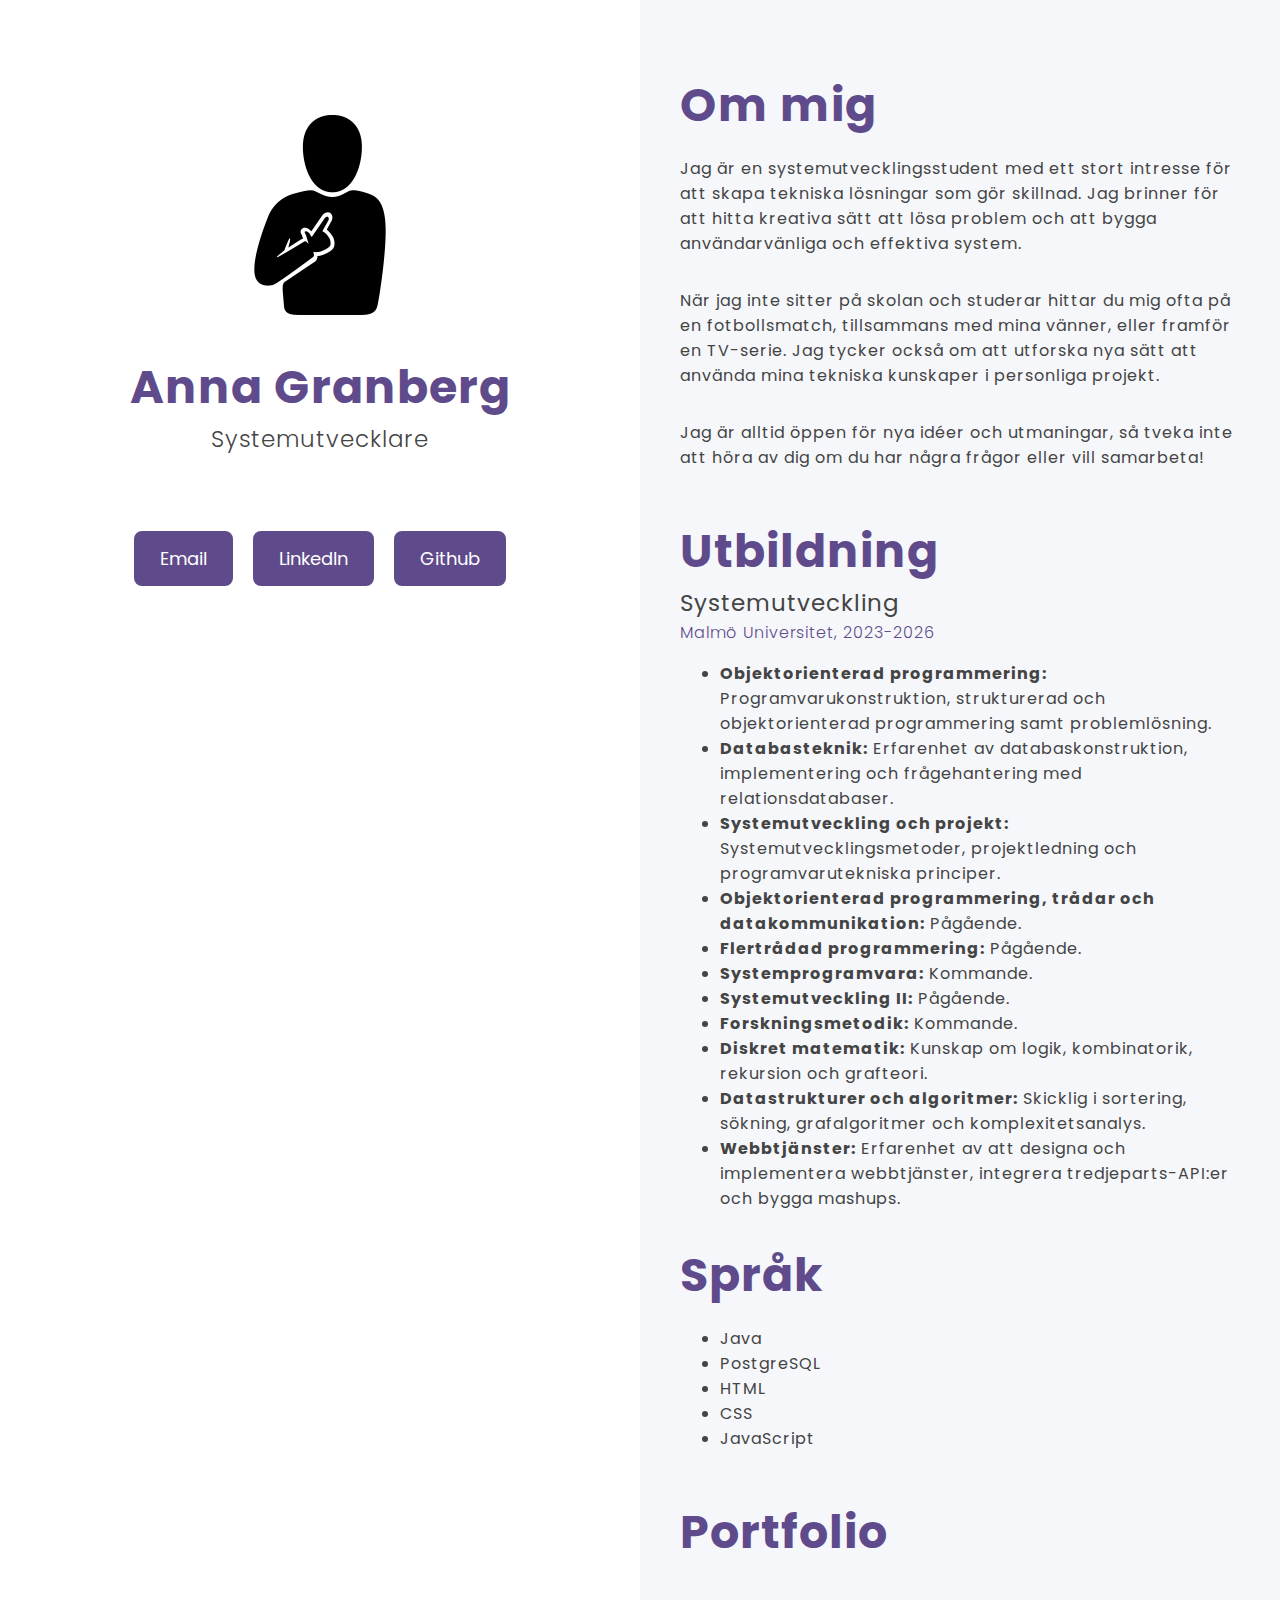
<file: index.html>
<!DOCTYPE html>
<html lang="sv">
<head>
    <meta charset="UTF-8">
    <meta name="viewport" content="width=device-width, initial-scale=1.0">
    <title>Anna Granberg</title>
    <link rel="stylesheet" href="StyleSheet.css">
    <script src="script.js"></script>
</head>
<body>
<div class="left-section">
    <a href="picOfMe2.png">
        <img src="picOfMe2.png" alt="Bild på mig">
    </a>
    <h1>Anna Granberg</h1>
    <h2>Systemutvecklare</h2>
    <div class="contacts">
        <a href="mailto:anna.granberg@gmail.com" target="_blank">
            <button id="email-btn">Email</button>
        </a>

        <a href="http://linkedin.com/in/anna-granberg-945b691a1" target="_blank">
            <button id="linkedin-btn">
                <i class="fab fa-linkedin"></i> LinkedIn
            </button>
        </a>
        <a href="https://github.com/annagranberg" target="_blank">
            <button id="github-btn">Github</button>
        </a>
    </div>
</div>

<div class="right-section">
    <h1>Om mig</h1>
    <p>
        Jag är en systemutvecklingsstudent med ett stort intresse för att skapa tekniska lösningar som gör skillnad.
        Jag brinner för att hitta kreativa sätt att lösa problem och att bygga användarvänliga och effektiva system.
    </p>
    <p>
        När jag inte sitter på skolan och studerar hittar du mig ofta på en fotbollsmatch, tillsammans med mina vänner, eller framför en TV-serie.
        Jag tycker också om att utforska nya sätt att använda mina tekniska kunskaper i personliga projekt.
    </p>
    <p>
        Jag är alltid öppen för nya idéer och utmaningar, så tveka inte att höra av dig om du har några frågor eller vill samarbeta!
    </p>
   <!-- <div class="otherPages">
        <a href="Portfolio.html"><button id="portfolioButton">Portfolio</button></a>
        <a href="CV.html"><button>CV</button></a>
    </div>
    -->


    <div class="education">
        <h1>Utbildning</h1>
        <h2><strong>Systemutveckling</strong> </h2>
        <h3>Malmö Universitet, 2023-2026</h3>
        <ul class="list">
            <li><strong>Objektorienterad programmering:</strong> Programvarukonstruktion, strukturerad och objektorienterad programmering samt problemlösning.</li>
            <li><strong>Databasteknik:</strong> Erfarenhet av databaskonstruktion, implementering och frågehantering med relationsdatabaser.</li>
            <li><strong>Systemutveckling och projekt:</strong> Systemutvecklingsmetoder, projektledning och programvarutekniska principer.</li>
            <li><strong>Objektorienterad programmering, trådar och datakommunikation:</strong> Pågående.</li>
            <li><strong>Flertrådad programmering:</strong> Pågående.</li>
            <li><strong>Systemprogramvara:</strong> Kommande.</li>
            <li><strong>Systemutveckling II:</strong> Pågående.</li>
            <li><strong>Forskningsmetodik:</strong> Kommande.</li>
            <li><strong>Diskret matematik:</strong> Kunskap om logik, kombinatorik, rekursion och grafteori.</li>
            <li><strong>Datastrukturer och algoritmer:</strong> Skicklig i sortering, sökning, grafalgoritmer och komplexitetsanalys.</li>
            <li><strong>Webbtjänster:</strong> Erfarenhet av att designa och implementera webbtjänster, integrera tredjeparts-API:er och bygga mashups.</li>
        </ul>

        <h1>Språk</h1>
        <ul class="list">
            <li>Java</li>
            <li>PostgreSQL</li>
            <li>HTML</li>
            <li>CSS</li>
            <li>JavaScript</li>
        </ul>
    </div>

    <h1>Portfolio</h1>

</div>
</body>
</html>
</file>
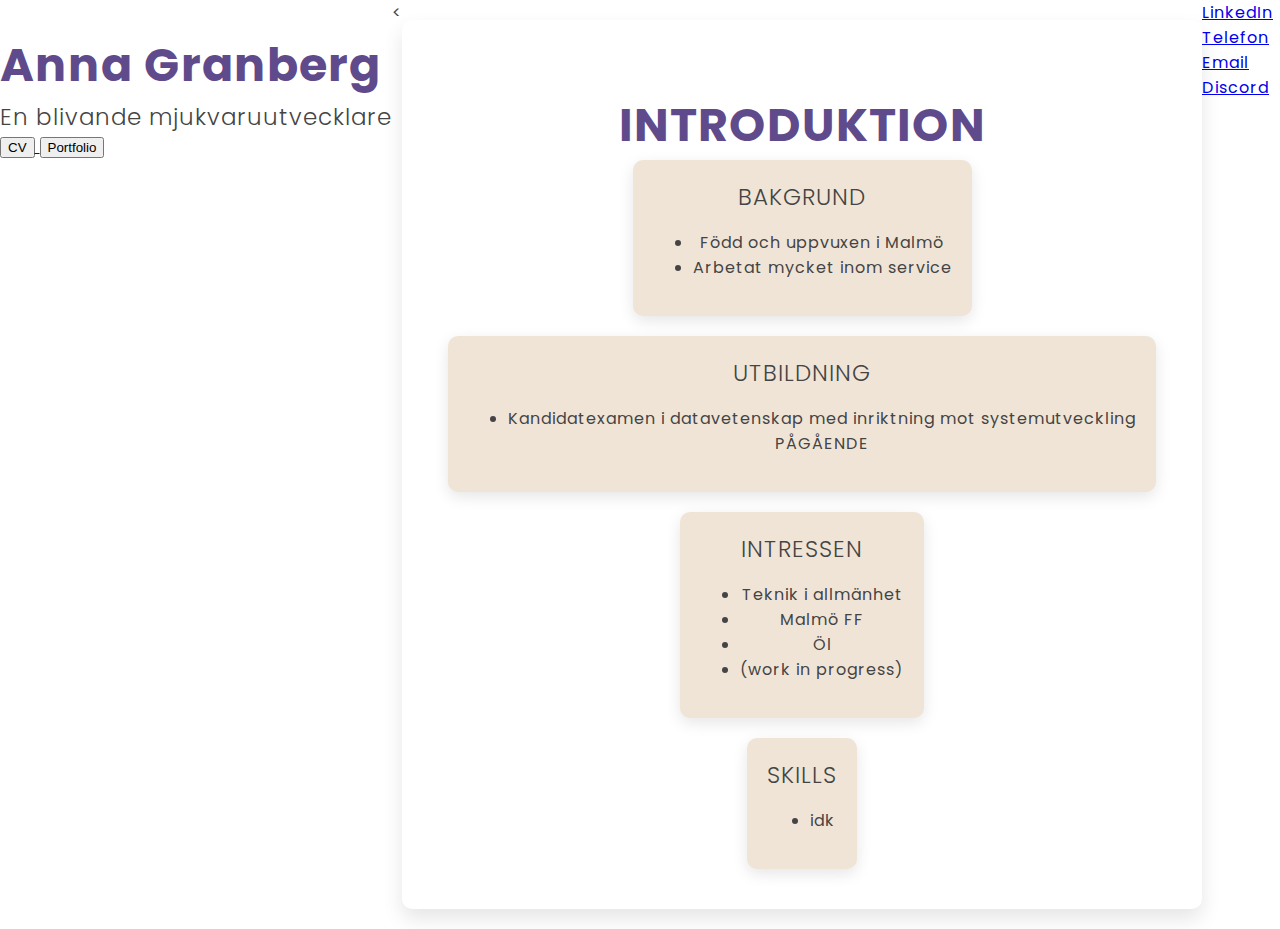
<file: resources/templates/index.html>
<!DOCTYPE html>
<html lang="en">
<head>
    <meta charset="UTF-8">
    <link rel="stylesheet" href="/StyleSheet.css">
    <script src="/js.js" defer></script>
    <title>Anna Granberg</title>
</head>
<body>

<!-- Navbar med ditt namn och presentation -->
<div class="navbar">
    <h1>Anna Granberg</h1>
    <h2>En blivande mjukvaruutvecklare</h2>
    <div id="navbarButton">
        <a href="/CV">
            <button id="resume">CV</button>
        </a>
        <a href="/Portfolio">
            <button id="portfolio">Portfolio</button>
        </a>

    </div>
</div>

<<div class="container">
    <h1>INTRODUKTION</h1>
    <div class="grid-container">
        <div class="box">
            <h2>BAKGRUND</h2>
            <ul>
                <li>Född och uppvuxen i Malmö</li>
                <li>Arbetat mycket inom service</li>
            </ul>
        </div>
        <div class="box">
            <h2>UTBILDNING</h2>
            <ul>
                <li>Kandidatexamen i datavetenskap med inriktning mot systemutveckling</li>
                PÅGÅENDE
            </ul>
        </div>
        <div class="box">
            <h2>INTRESSEN</h2>
            <ul>
                <li>Teknik i allmänhet</li>
                <li>Malmö FF</li>
                <li>Öl</li>
                <li>(work in progress)</li>
            </ul>
        </div>
        <div class="box">
            <h2>SKILLS</h2>
            <ul>
                <li>idk</li>

            </ul>
        </div>
    </div>
</div>

<div class="contact-container">
    <div class="contact-box">
        <a href="http://linkedin.com/in/anna-granberg-945b691a1" target="_blank">
            <i class="fab fa-linkedin"></i> LinkedIn
        </a>
    </div>
    <div class="contact-box">
        <a href="tel:+46733030368" target="_blank">
            <i class="fab fa-github"></i> Telefon
        </a>
    </div>
    <div class="contact-box">
        <a href="mailto:annagranberg03@gmail.com">
            <i class="fas fa-envelope"></i> Email
        </a>
    </div>
    <div class="contact-box">
        <a href="https://discord.com/users/annagranberg" target="_blank">
            <i class="fab fa-twitter"></i> Discord
        </a>
    </div>
</div>

</body>
</html>
</file>
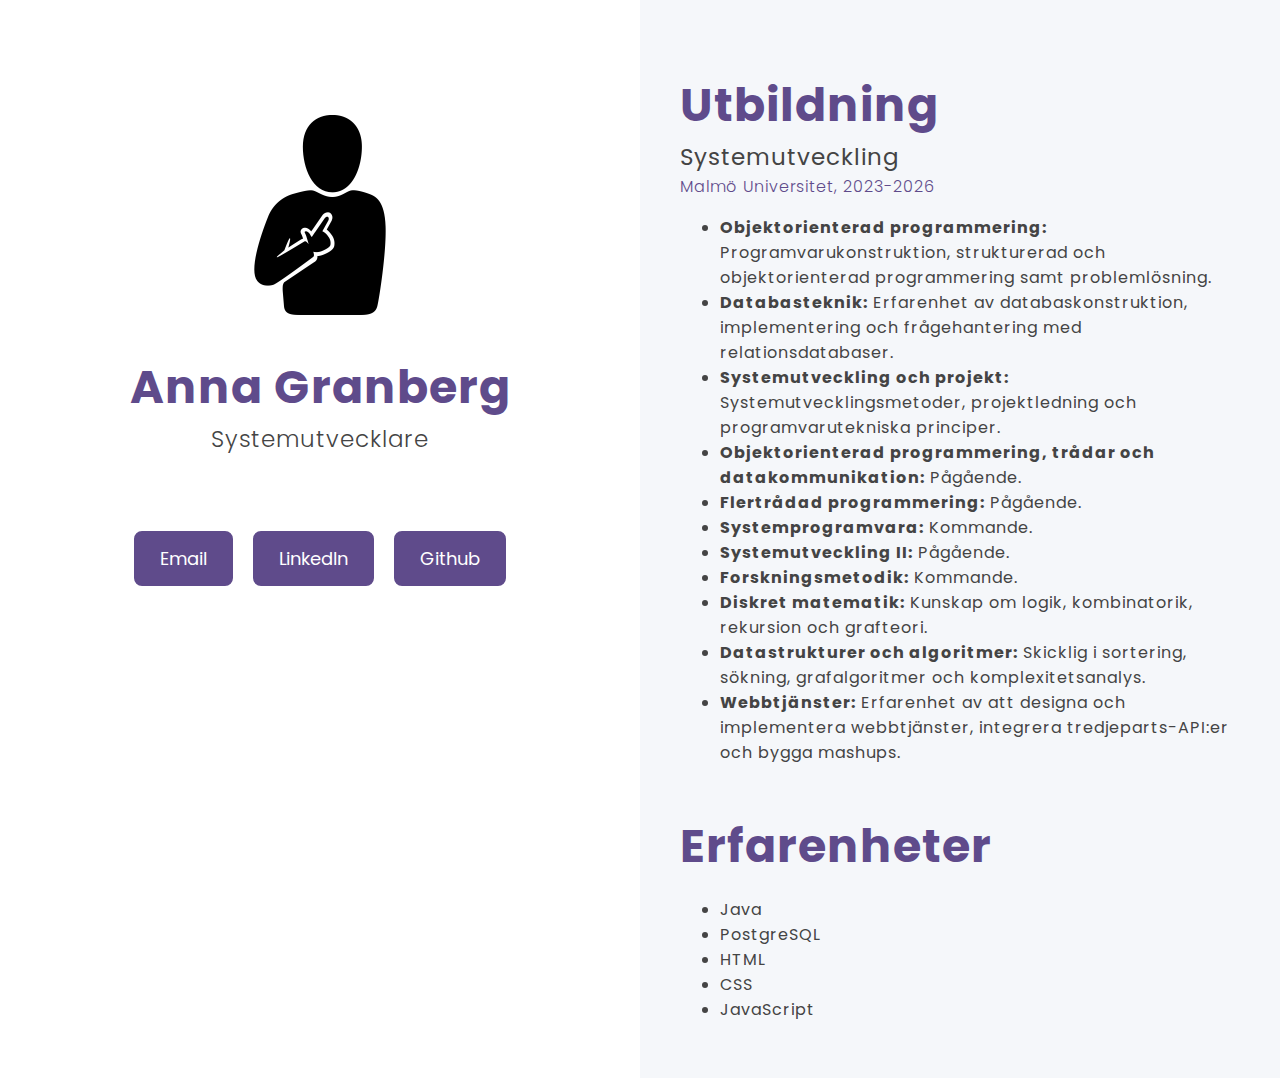
<file: CV.html>
<!DOCTYPE html>
<html lang="sv">
<head>
    <meta charset="UTF-8">
    <meta name="viewport" content="width=device-width, initial-scale=1.0">
    <title>CV</title>
    <link rel="stylesheet" href="StyleSheet.css">
    <script src="script.js"></script>
</head>
<body>
<div class="left-section">
    <a href="picOfMe2.png">
        <img src="picOfMe2.png" alt="Bild på mig">
    </a>
    <h1>Anna Granberg</h1>
    <h2>Systemutvecklare</h2>
    <div class="contacts">
        <a href="mailto:anna.granberg@gmail.com" target="_blank">
            <button id="email-btn">Email</button>
        </a>

        <a href="http://linkedin.com/in/anna-granberg-945b691a1" target="_blank">
            <button id="linkedin-btn">
                <i class="fab fa-linkedin"></i> LinkedIn
            </button>
        </a>
        <a href="https://github.com/annagranberg" target="_blank">
            <button id="github-btn">Github</button>
        </a>
    </div>
</div>

<div class="right-section">
    <h1>Utbildning</h1>

    <section class="Education">
        <h2><strong>Systemutveckling</strong> </h2>
        <h3>Malmö Universitet, 2023-2026</h3>
        <ul class="list">
            <li><strong>Objektorienterad programmering:</strong> Programvarukonstruktion, strukturerad och objektorienterad programmering samt problemlösning.</li>
            <li><strong>Databasteknik:</strong> Erfarenhet av databaskonstruktion, implementering och frågehantering med relationsdatabaser.</li>
            <li><strong>Systemutveckling och projekt:</strong> Systemutvecklingsmetoder, projektledning och programvarutekniska principer.</li>
            <li><strong>Objektorienterad programmering, trådar och datakommunikation:</strong> Pågående.</li>
            <li><strong>Flertrådad programmering:</strong> Pågående.</li>
            <li><strong>Systemprogramvara:</strong> Kommande.</li>
            <li><strong>Systemutveckling II:</strong> Pågående.</li>
            <li><strong>Forskningsmetodik:</strong> Kommande.</li>
            <li><strong>Diskret matematik:</strong> Kunskap om logik, kombinatorik, rekursion och grafteori.</li>
            <li><strong>Datastrukturer och algoritmer:</strong> Skicklig i sortering, sökning, grafalgoritmer och komplexitetsanalys.</li>
            <li><strong>Webbtjänster:</strong> Erfarenhet av att designa och implementera webbtjänster, integrera tredjeparts-API:er och bygga mashups.</li>
        </ul>
    </section>

    <section class="Experience">
        <h1>Erfarenheter</h1>
        <ul class="list">
            <li>Java</li>
            <li>PostgreSQL</li>
            <li>HTML</li>
            <li>CSS</li>
            <li>JavaScript</li>
        </ul>
    </section>

</div>

</body>
</html>
</file>
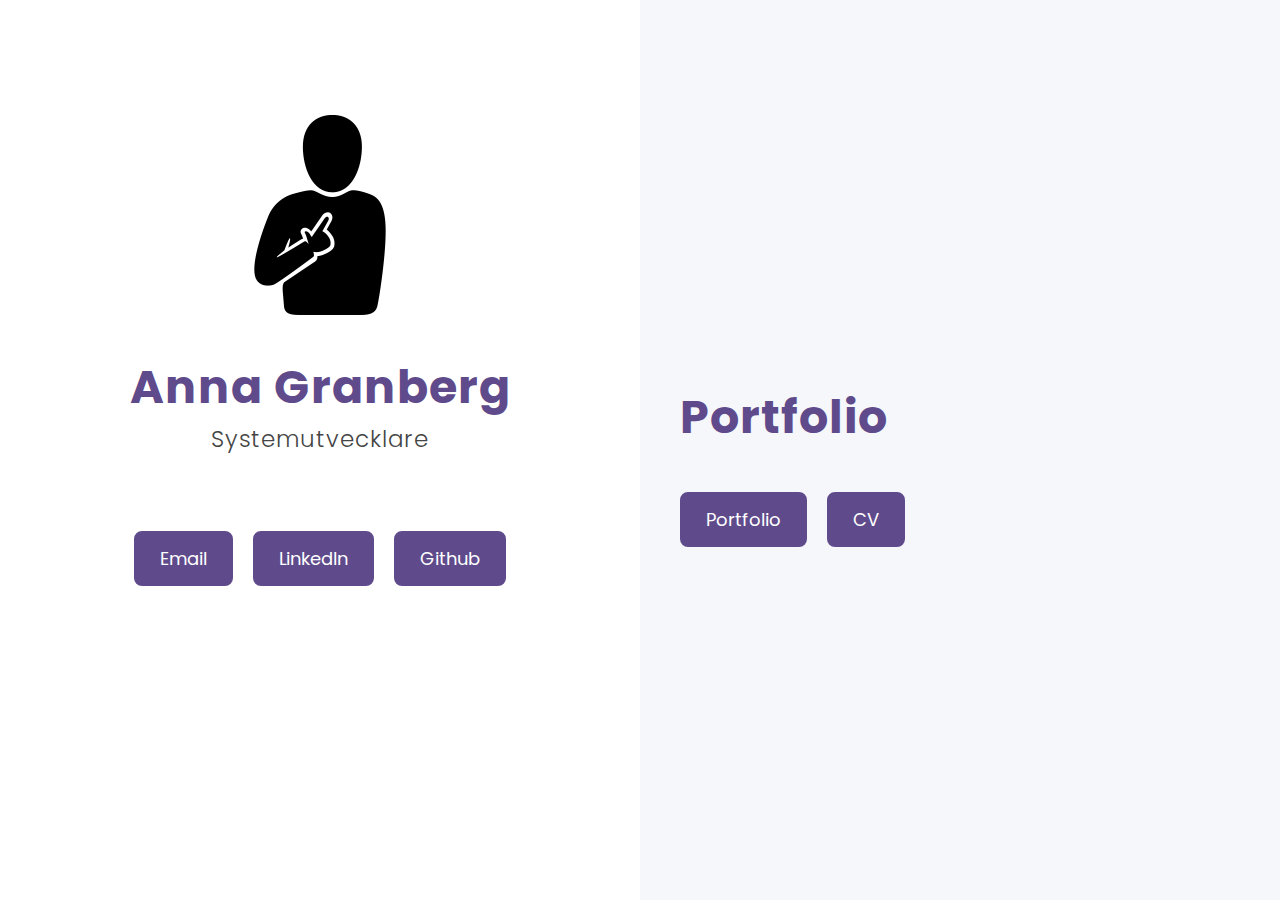
<file: Portfolio.html>
<!DOCTYPE html>
<html lang="en">
<head>
  <meta charset="UTF-8">
  <title>Portfolio</title>
  <link rel="stylesheet" href="StyleSheet.css">
  <script src="script.js"></script>
</head>
<body>
<div class="full-grey-overlay"></div>

<div class="left-section">
  <a href="picOfMe2.png">
    <img src="picOfMe2.png" alt="Bild på mig">
  </a>
  <h1>Anna Granberg</h1>
  <h2>Systemutvecklare</h2>
  <div class="contacts">
    <a href="mailto:anna.granberg@gmail.com" target="_blank">
      <button id="email-btn">Email</button>
    </a>

    <a href="http://linkedin.com/in/anna-granberg-945b691a1" target="_blank">
      <button id="linkedin-btn">
        <i class="fab fa-linkedin"></i> LinkedIn
      </button>
    </a>
    <a href="https://github.com/annagranberg" target="_blank">
      <button id="github-btn">Github</button>
    </a>
  </div>
</div>

<div class="right-section">
  <h1>Portfolio</h1>

  <div class="otherPages">
    <a href="Portfolio.html"><button>Portfolio</button></a>
    <a href="CV.html"><button>CV</button></a>
  </div>
  <div class="transition-overlay"></div>
</div>

</body>
</html>
</file>
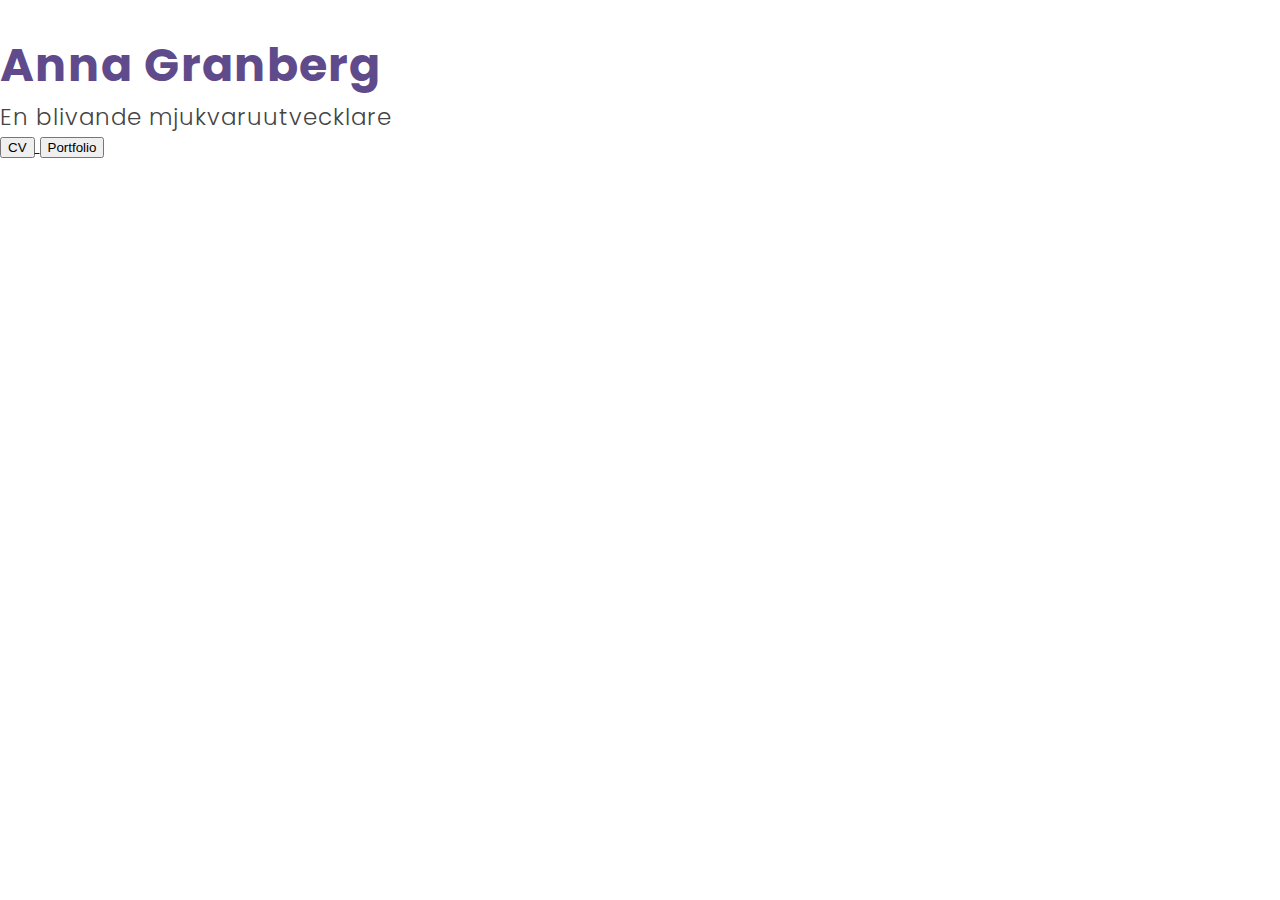
<file: resources/templates/Portfolio.html>
<!DOCTYPE html>
<html lang="en">
<head>
  <meta charset="UTF-8">
  <link rel="stylesheet" href="/StyleSheet.css">
  <script src="/js.js" defer></script>
  <title>Anna Granberg</title>
</head>
<body>

<!-- Navbar med ditt namn och presentation -->
<div class="navbar">
  <h1>Anna Granberg</h1>
  <h2>En blivande mjukvaruutvecklare</h2>
  <div id="navbarButton">
    <a href="/CV">
      <button id="resume">CV</button>
    </a>
    <a href="/Portfolio">
      <button id="portfolio">Portfolio</button>
    </a>

  </div>
</div>

</body>
</html>
</file>
<file: StyleSheet.css>
@import url('https://fonts.googleapis.com/css2?family=Darumadrop+One&family=Poppins:wght@300;600&display=swap');
* {
    box-sizing: border-box;
}
/* === Grundläggande Stil === */
body {
    margin: 0;
    padding: 0;
    font-family: 'Poppins', sans-serif;
    color: #444;
    display: flex;
    flex-direction: row;  /* Skapar en tvådelad layout horisontellt */
    min-height: 100vh;
    letter-spacing: 1px; /* Adds spacing between letters */
}


/* === Vänster Sektion - Vit Bakgrund === */
.left-section {
    background-color: #fff;
    width: 50%; /* Tar upp hälften av skärmen */
    padding: 40px;
    box-sizing: border-box;
    display: flex;
    position: fixed;
    flex-direction: column;
    justify-content: center;
    align-items: center;
}

/* === Höger Sektion - Ljusgrå Bakgrund === */
.right-section {
    background-color: #f5f7fa; /* Ljusgrå bakgrund */
    width: 50%; /* Tar upp hälften av skärmen */
    padding: 40px;
    margin-left: 50%; /* Flyttar den högra sektionen till höger */
    box-sizing: border-box;
    display: flex;
    flex-direction: column;
    justify-content: center;
    align-items: flex-start;
}

.left-section,
.right-section {
    flex: 1;
    min-width: 0; /* viktig för att undvika överflöde */
}

/* === Rubrik och text i båda sektionerna === */
h1 {
    font-size: 46px;
    color: #5f4b8b; /* Mörklila */
    margin-bottom: 0;
    font-weight: bold;
}

h2 {
    margin-top: 0;
    margin-bottom: 0;
    font-size: 23px;
    color: #444;
    font-weight: 300;
}

h3 {
    color: #5f4b8b; /* Mörklila */
    font-size: 16px;
    font-weight: 300;
    margin-top: 0;
}

/* === Container för Innehåll === */
.container {
    background-color: #fff;
    padding: 40px;
    max-width: 800px;
    width: 100%;
    border-radius: 10px;
    box-shadow: 0px 10px 20px rgba(0, 0, 0, 0.1);
    text-align: center;
    margin: 20px 0;
}

/* === Grid Layout för Sektioner === */
.grid-container {
    display: grid;
    grid-template-columns: 1fr;
    gap: 20px;
    justify-items: center; /* Centrerar innehållet inom gridceller */
}

/* === Boxar med Hover Effekt === */
.box {
    background-color: #f0e4d7;
    padding: 20px;
    border-radius: 10px;
    box-shadow: 0px 5px 15px rgba(0, 0, 0, 0.1);
    transition: transform 0.3s ease, box-shadow 0.3s ease;
    display: flex;
    flex-direction: column;
    align-items: center;
    justify-content: center;
}

.box:hover {
    transform: translateY(-5px);
    box-shadow: 0px 10px 20px rgba(0, 0, 0, 0.2);
}

.hidden {
    opacity: 0;
    transform: translateY(20px);
    transition: opacity 0.6s ease-out, transform 0.6s ease-out;
}

.show {
    opacity: 1;
    transform: translateY(0);
}

/* === För Bilder === */
img {
    max-width: 100%;
    height: auto;
    border-radius: 8px;
    margin-top: 75px;
}

/* === Knappar för att kontakta mig ===*/
.contacts {
    display: flex;
    justify-content: center; /* Centrerar knapparna horisontellt */
    gap: 20px; /* Lägger till utrymme mellan knapparna */
    margin-top: 75px;
    margin-bottom: 100px;

}

.contacts button {
    padding: 12px 24px; /* Gör knapparna lite större */
    font-size: 18px; /* Ändrar textstorleken */
    font-family: 'Poppins', sans-serif;
    color: #fff; /* Textfärg */
    background-color: #5f4b8b; /* Bakgrundsfärg (lila) */
    border: 2px solid #5f4b8b; /* Ramfärg */
    border-radius: 8px; /* Rundade hörn */
    cursor: pointer; /* Pekar för att indikera att knappen är klickbar */
    transition: all 0.3s ease-in-out; /* Mjuk övergång för effekter */
}

.contacts button:hover {
    background-color: #b4a7d6; /* Ändrar bakgrundsfärg på hover */
    border-color: #b4a7d6; /* Ändrar ramfärgen på hover */
    transform: translateY(-4px); /* Lyfter knappen när musen är över */
}

.contacts button:active {
    transform: translateY(2px); /* Lägger till en liten "tryck"-effekt när knappen är aktiv */
}

/* === Knappar för andra sidor === */
.otherPages {
    display: flex;
    justify-content: center; /* Centrerar knapparna horisontellt */
    gap: 20px; /* Lägger till utrymme mellan knapparna */
    margin-top: 40px;
}
.otherPages button {
    padding: 12px 24px; /* Gör knapparna lite större */
    font-size: 18px; /* Ändrar textstorleken */
    font-family: 'Poppins', sans-serif;
    color: #fff; /* Textfärg */
    background-color: #5f4b8b; /* Bakgrundsfärg (lila) */
    border: 2px solid #5f4b8b; /* Ramfärg */
    border-radius: 8px; /* Rundade hörn */
    cursor: pointer; /* Pekar för att indikera att knappen är klickbar */
    transition: all 0.3s ease-in-out; /* Mjuk övergång för effekter */
}
.otherPages button:hover {
    background-color: #b4a7d6; /* Ändrar bakgrundsfärg på hover */
    border-color: #b4a7d6; /* Ändrar ramfärgen på hover */
    transform: translateY(-4px); /* Lyfter knappen när musen är över */
}

.otherPages button:active {
    transform: translateY(2px); /* Lägger till en liten "tryck"-effekt när knappen är aktiv */
}

/* === För Mobiltelefoner === */
@media (max-width: 768px) {
    body {
        flex-direction: column;
        height: auto;
    }

    .left-section, .right-section {
        width: 100%;
        position: static;
        margin-left: 0;
    }

    .contacts {
        flex-direction: column;
        gap: 10px;
    }
}
</file>
